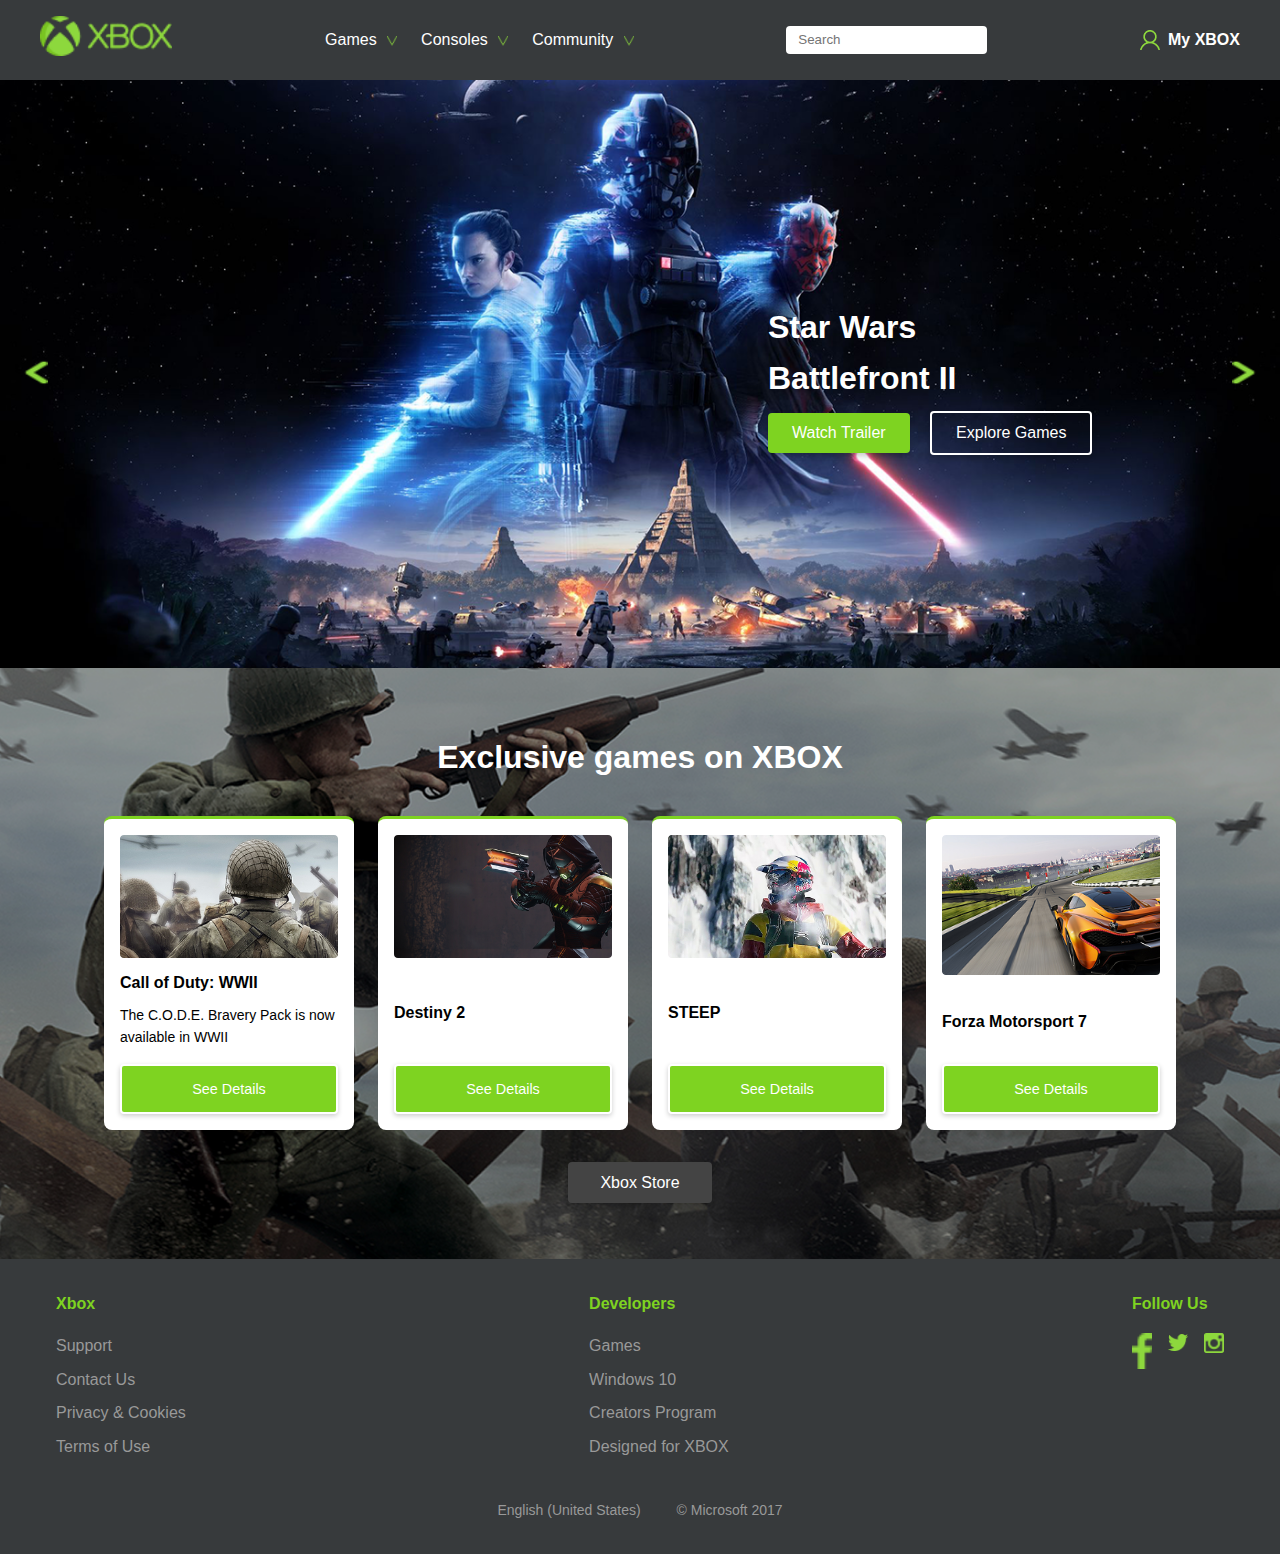
<file: index.html>
<!DOCTYPE html>
<html lang="ru">
<head>
  <meta charset="UTF-8">
  <meta name="viewport" content="width=device-width, initial-scale=1">
  <title>Xbox — Главная</title>
  <link rel="stylesheet" href="css/style.css">
</head>
<body>
  <!-- ====== Header ====== -->
  <header class="site-header">
    <div class="container header__inner">
      <a href="#" class="logo"><img src="./imgs/logo-xbox.png" alt="XBOX Logo"></a>

      <nav class="main-nav">
        <ul>
          <li><a href="#">Games <img class="down-arrow" src="./imgs/down-arrow.png" alt=""></a></li>
          <li><a href="#">Consoles <img class="down-arrow" src="./imgs/down-arrow.png" alt=""></a></li>
          <li><a href="#">Community <img class="down-arrow" src="./imgs/down-arrow.png" alt=""></a></li>
        </ul>
      </nav>

      <form class="search-form">
        <input type="text" placeholder="Search">
      </form>

      <a href="#" class="my-xbox">
        <img src="./imgs/user.png" alt="User Icon" class="user-icon">
        My XBOX
      </a>
    </div>
  </header>

  <!-- ====== Hero Slider ====== -->
  <div class="hero-slider">
    <div class="slides">
      <div class="slide active">
        <img src="./imgs/banner-starwars.png" alt="Star Wars">
        <div class="slide-content">
          <h1>Star Wars<br>Battlefront II</h1>
          <a href="#" class="btn btn-primary">Watch Trailer</a>
          <a href="#" class="btn btn-secondary">Explore Games</a>
        </div>
      </div>
    </div>

    <button class="slider-btn prev"><img src="./imgs/arrow-left.png" alt="Previous"></button>
    <button class="slider-btn next"><img src="./imgs/arrow-right.png" alt="Next"></button>
  </div>

  <!-- ====== Exclusive Games ====== -->
  <section class="exclusive-games">
    <div class="container">
      <h2>Exclusive games on XBOX</h2>
      <div class="game-cards">
        <article class="game-card">
          <img src="./imgs/cod-wwii.png" alt="Call of Duty WWII">
          <h3>Call of Duty: WWII</h3>
          <p>The C.O.D.E. Bravery Pack is now available in WWII</p>
          <a href="calloduti.html" class="btn btn-secondary">See Details</a>
        </article>
        <article class="game-card">
          <img src="./imgs/destiny2.png" alt="Destiny 2">
          <h3>Destiny 2</h3>
          <a href="calloduti.html" class="btn btn-secondary">See Details</a>
        </article>
        <article class="game-card">
          <img src="./imgs/steep.png" alt="STEEP">
          <h3>STEEP</h3>
          <a href="calloduti.html" class="btn btn-secondary">See Details</a>
        </article>
        <article class="game-card">
          <img src="./imgs/forza7.png" alt="Forza Motorsport 7">
          <h3>Forza Motorsport 7</h3>
          <a href="calloduti.html" class="btn btn-secondary">See Details</a>
        </article>
      </div>
      <div class="store-btn">
        <a href="#" class="btn btn-primary">Xbox Store</a>
      </div>
    </div>
  </section>

  <!-- ====== Footer ====== -->
  <footer class="site-footer">
    <div class="container footer__inner">
      <div class="footer-col">
        <h4>Xbox</h4>
        <ul>
          <li><a href="#">Support</a></li>
          <li><a href="#">Contact Us</a></li>
          <li><a href="#">Privacy & Cookies</a></li>
          <li><a href="#">Terms of Use</a></li>
        </ul>
      </div>
      <div class="footer-col">
        <h4>Developers</h4>
        <ul>
          <li><a href="#">Games</a></li>
          <li><a href="#">Windows 10</a></li>
          <li><a href="#">Creators Program</a></li>
          <li><a href="#">Designed for XBOX</a></li>
        </ul>
      </div>
      <div class="footer-col">
        <h4>Follow Us</h4>
        <ul class="social">
          <li><a href="#"><img src="./imgs/fb.png" alt="Facebook"></a></li>
          <li><a href="#"><img src="./imgs/tw.png" alt="Twitter"></a></li>
          <li><a href="#"><img src="./imgs/inst.png" alt="Instagram"></a></li>
        </ul>
      </div>
    </div>
    <div class="footer-bottom">
      <span>English (United States)</span>
      <span>© Microsoft 2017</span>
    </div>
  </footer>
</body>
</html>
</file>
<file: css/style.css>
/* Сброс */
*, *::before, *::after {
  box-sizing: border-box;
  margin: 0;
  padding: 0;
}

/* Переменные */
:root {
  --green: #7ED321;
  --dark: #1b1b1b;
  --gray-dark: #2b2b2b;
  --light-gray: #f3f3f3;
  --muted: #999;
  --footer-bg: #373A3C;
  --white: #fff;
  --hero-btn-shadow: rgba(0, 0, 0, 0.2);
}

/* Глобально */
body {
  font-family: 'Segoe UI', Tahoma, sans-serif;
  line-height: 1.6;
  color: var(--white);
  background: #ffffff;
}

.container {
  max-width: 1200px;
  margin: 0 auto;
  padding: 0 1rem;
}

/* ===== Header ===== */
.site-header {
  background: var(--footer-bg);
}

.header__inner {
  display: flex;
  align-items: center;
  justify-content: space-between;
  padding: 1rem 0;
}

.logo img {
  height: 40px;
}

.main-nav ul {
  display: flex;
  gap: 1.5rem;
  list-style: none;
}

.main-nav a {
  color: var(--white);
  text-decoration: none;
  font-weight: 500;
  position: relative;
}

.main-nav a:hover {
  color: var(--green);
}

.search-form {
  display: flex;
}

.search-form input {
  padding: 0.4rem 0.75rem;
  border-radius: 4px;
  border: none;
  outline: none;
}

.my-xbox {
  color: var(--green);
  font-weight: bold;
  text-decoration: none;
  display: flex;
  align-items: center;
}

.main-nav li {
  position: relative;
}

.main-nav .down-arrow {
  width: 10px;
  height: 10px;
  margin-left: 6px;
  vertical-align: middle;
}

.my-xbox {
  display: flex;
  align-items: center;
  font-weight: bold;
  color: var(--white);
  gap: 0.5rem;
  text-decoration: none;
}

.user-icon {
  width: 20px;
  height: 20px;
}

/* ===== Hero Slider ===== */
.hero-slider {
  position: relative;
  overflow: hidden;
}

.slides {
  position: relative;
}

.slide {
  display: none;
  position: relative;
}

.slide.active {
  display: block;
}

.slide img {
  width: 100%;
  display: block;
}

.slide-content {
  position: absolute;
  top: 50%;
  left: 10%;
  transform: translateY(-50%);
  color: var(--white);
}

.slide-content h1 {
  font-size: 2.3 rem;
  margin-bottom: 1rem;
}

.slide-content .btn {
  margin-right: 1rem;
  margin-top: 0.5rem;
}

.slide-content {
  position: absolute;
  top: 50%;
  left: 60%;
  transform: translateY(-50%);
  color: var(--white);
  max-width: 400px;
}

.slider-btn.prev {
  left: 1rem;
  z-index: 2;
}
/* Слайдер кнопки */
.slider-btn {
  position: absolute;
  top: 50%;
  transform: translateY(-50%);
  background: transparent;
  border: none;
  cursor: pointer;
  padding: 0.5rem;
}

.slider-btn img {
  width: 24px;
  height: 24px;
}

.slider-btn.prev {
  left: 1rem;
}

.slider-btn.next {
  right: 1rem;
}

/* ===== Кнопки ===== */
.btn {
  padding: 0.7rem 1.5rem;
  border: none;
  text-decoration: none;
  font-weight: 500;
  font-size: 1rem;
  border-radius: 4px;
  cursor: pointer;
  box-shadow: 0 2px 5px var(--hero-btn-shadow);
}

.btn-primary {
  background-color: var(--green);
  color: var(--white);
}

.btn-secondary {
  background-color: transparent;
  border: 2px solid var(--white);
  color: var(--white);
}

/* ===== Exclusive Games ===== */

.exclusive-games {
  position: relative;
  color: var(--white);
  padding: 4rem 0;
  text-align: center;
  z-index: 0;
  overflow: hidden;
}

.exclusive-games::before {
  content: "";
  position: absolute;
  top: 0; left: 0;
  width: 100%;
  height: 100%;
  background: url('../imgs/bg-exclusive-games.png') center/cover no-repeat;
  z-index: -2;
}

.exclusive-games::after {
  content: "";
  position: absolute;
  top: 0; left: 0;
  width: 100%;
  height: 100%;
  background: rgba(0, 0, 0, 0.4); /* Затемнение */
  z-index: -1;
}

.exclusive-games h2 {
  font-size: 2rem;
  margin-bottom: 2rem;
}

.game-cards {
  display: flex;
  justify-content: center;
  gap: 1.5rem;
  flex-wrap: wrap;
  position: relative;
  z-index: 1;
}

.game-card {
  background: var(--white);
  color: #000;
  width: 250px;
  border-radius: 8px;
  overflow: hidden;
  text-align: left;
  display: flex;
  flex-direction: column;
  justify-content: space-between;
  padding: 1rem;
  border-top: 3px solid var(--green);
}

.game-card img {
  width: 100%;
  border-radius: 4px;
  margin-bottom: 0.75rem;
}

.game-card h3 {
  font-size: 1rem;
  margin-bottom: 0.5rem;
}

.game-card p {
  font-size: 0.875rem;
  margin-bottom: 1rem;
}

.game-card .btn {
  background: var(--green);
  color: #fff;
  font-size: 0.9rem;
  text-align: center;
}


/* Магазин */
.store-btn {
  margin-top: 2.5rem;
}

.store-btn .btn-primary {
  background: #444;
  padding: 0.75rem 2rem;
}

/* ===== Footer ===== */
.site-footer {
  background: var(--footer-bg);
  color: var(--muted);
  padding: 2rem 0;
}

.footer__inner {
  display: flex;
  justify-content: space-between;
  flex-wrap: wrap;
  gap: 2rem;
}

.footer-col h4 {
  color: var(--green);
  margin-bottom: 1rem;
}

.footer-col ul {
  list-style: none;
}

.footer-col li {
  margin-bottom: 0.5rem;
}

.footer-col a {
  color: var(--muted);
  text-decoration: none;
}

.footer-col a:hover {
  color: var(--green);
}

.social {
  display: flex;
  gap: 1rem;
}

.social img {
  width: 20px;
}

.footer-bottom {
  text-align: center;
  margin-top: 2rem;
  font-size: 0.875rem;
  color: var(--muted);
}

.footer-bottom span {
  margin: 0 1rem;
}


/* ===== Hero Detail ===== */
.hero-detail {
  background-size: cover;
  background-position: center;
  padding: 6rem 0;
  position: relative;
  color: #fff;
}
.hero-detail .hero-content {
  text-align: center;
}
.hero-detail h1 {
  font-size: 3rem;
  margin-bottom: 0.5rem;
}
.hero-detail .release-date {
  font-size: 1rem;
  margin-bottom: 1.5rem;
}
.hero-detail .btn {
  margin: 0 0.5rem;
}

/* ===== Intro & Actions ===== */
.detail-actions {
  text-align: center;
  padding: 3rem 0;
}
.detail-actions h2 {
  font-size: 2rem;
  margin-bottom: 1rem;
}
.detail-actions .action-buttons .btn {
  margin: 0 0.5rem;
}

/* ===== Video Trailer ===== */
.game-media .video-wrapper {
  position: relative;
  max-width: 800px;
  margin: 0 auto 4rem;
}
.game-media .video-wrapper img {
  width: 100%;
  border-radius: 8px;
}



/* ===== Related Stories ===== */
.related {
  padding: 4rem 0;
}
.related-grid {
  display: grid;
  grid-template-areas:
    "text1 img1"
    "img2 text2";
  grid-template-columns: 1fr 1fr;
  grid-gap: 1rem;
  align-items: center;
  max-width: 1000px;
  margin: 0 auto;
}
.related-text:nth-of-type(1) { grid-area: text1; }
.related-img:nth-of-type(1)  { grid-area: img1; }
.related-img:nth-of-type(2)  { grid-area: img2; }
.related-text:nth-of-type(2) { grid-area: text2; }
.related-text h3 {
  font-size: 1.5rem;
  color: #000;
}

/* ===== Technical Specifications ===== */
#technical-specs {
  padding: 4rem 0;
  background: #f9f9f9;
  text-align: center;
}
#technical-specs h2 {
  font-size: 2rem;
  margin-bottom: 2rem;
  color: #000;
}
.specs-grid {
  display: grid;
  grid-template-columns: repeat(auto-fit, minmax(200px,1fr));
  gap: 2rem;
  max-width: 1000px;
  margin: 0 auto 2rem;
  text-align: left;
}
.spec-column ul {
  list-style: none;
  padding: 0;
}
.spec-column li {
  margin-bottom: 0.75rem;
  font-size: 0.9rem;
  color: #333;
}

/* ===== Bottom Buttons ===== */
.bottom-buttons {
  text-align: center;
  margin-top: 1.5rem;
}
.bottom-buttons .btn {
  margin: 0 0.5rem;
}
</file>
